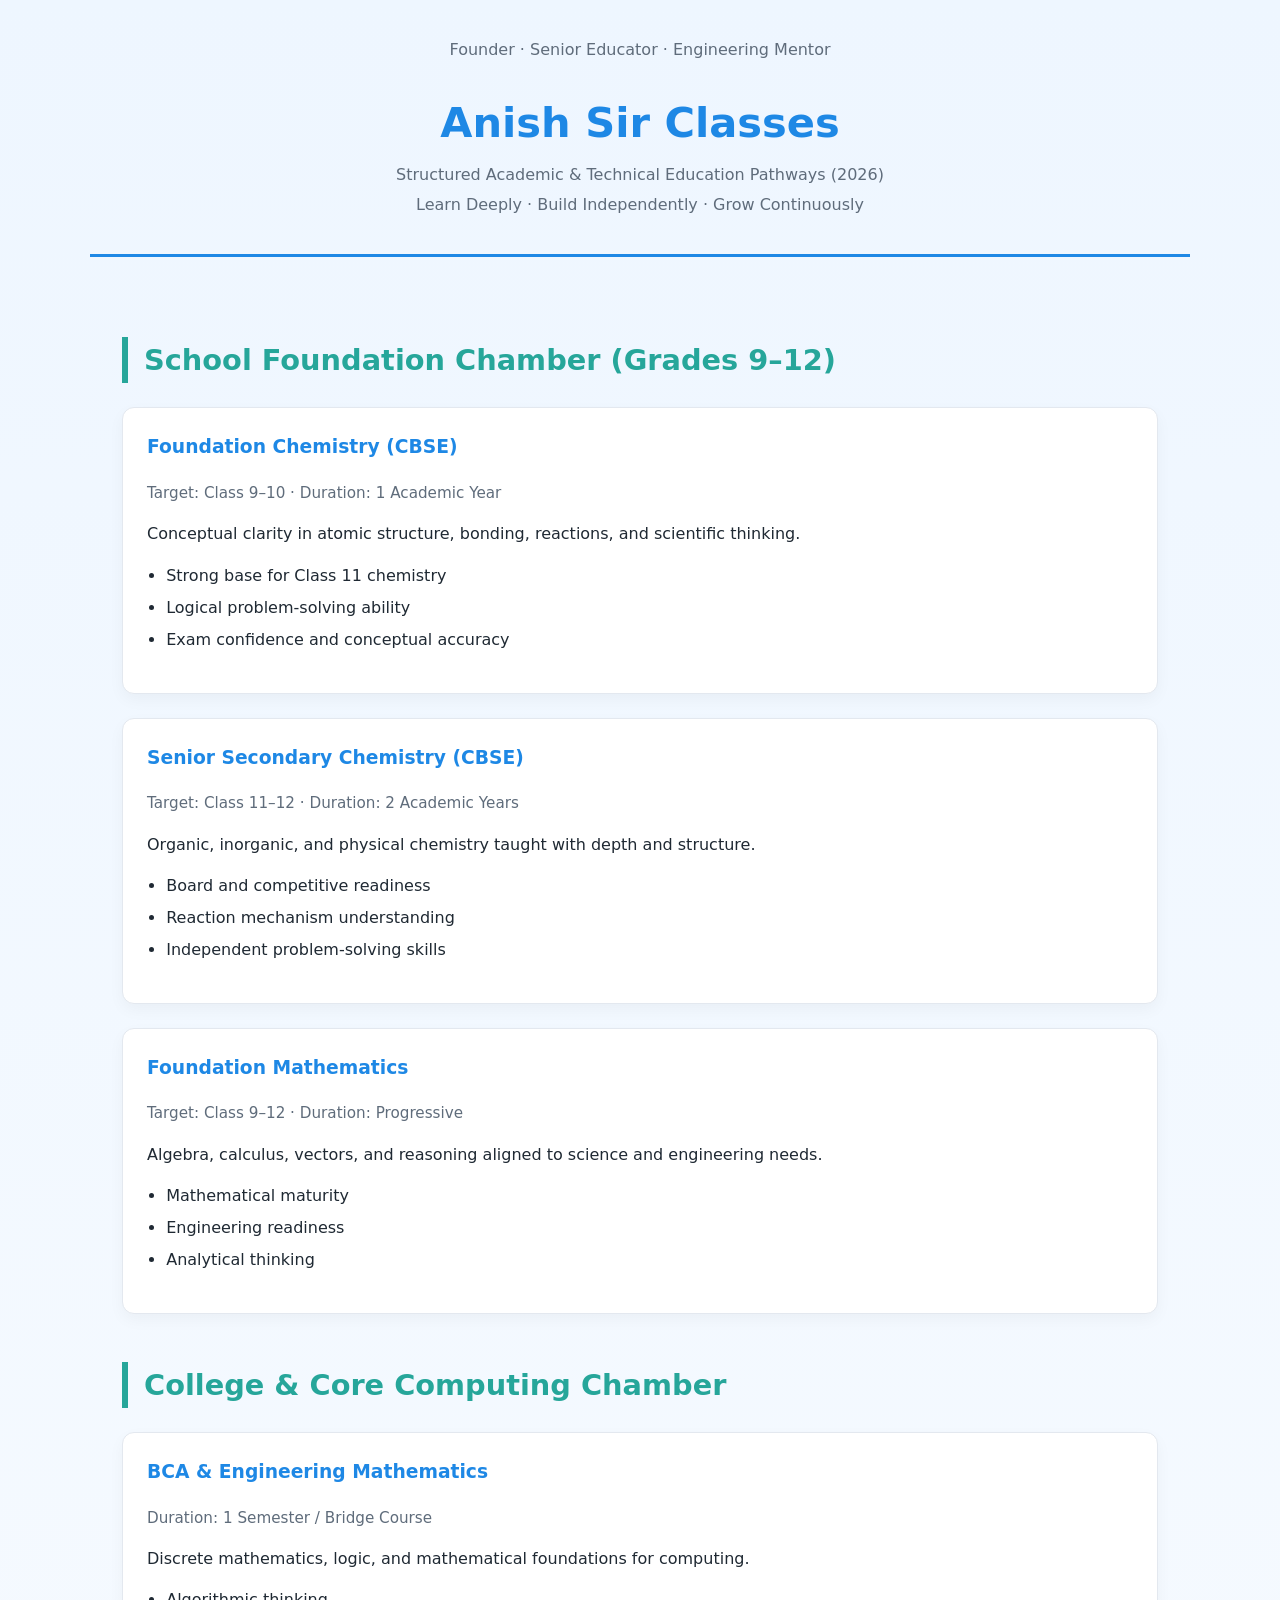
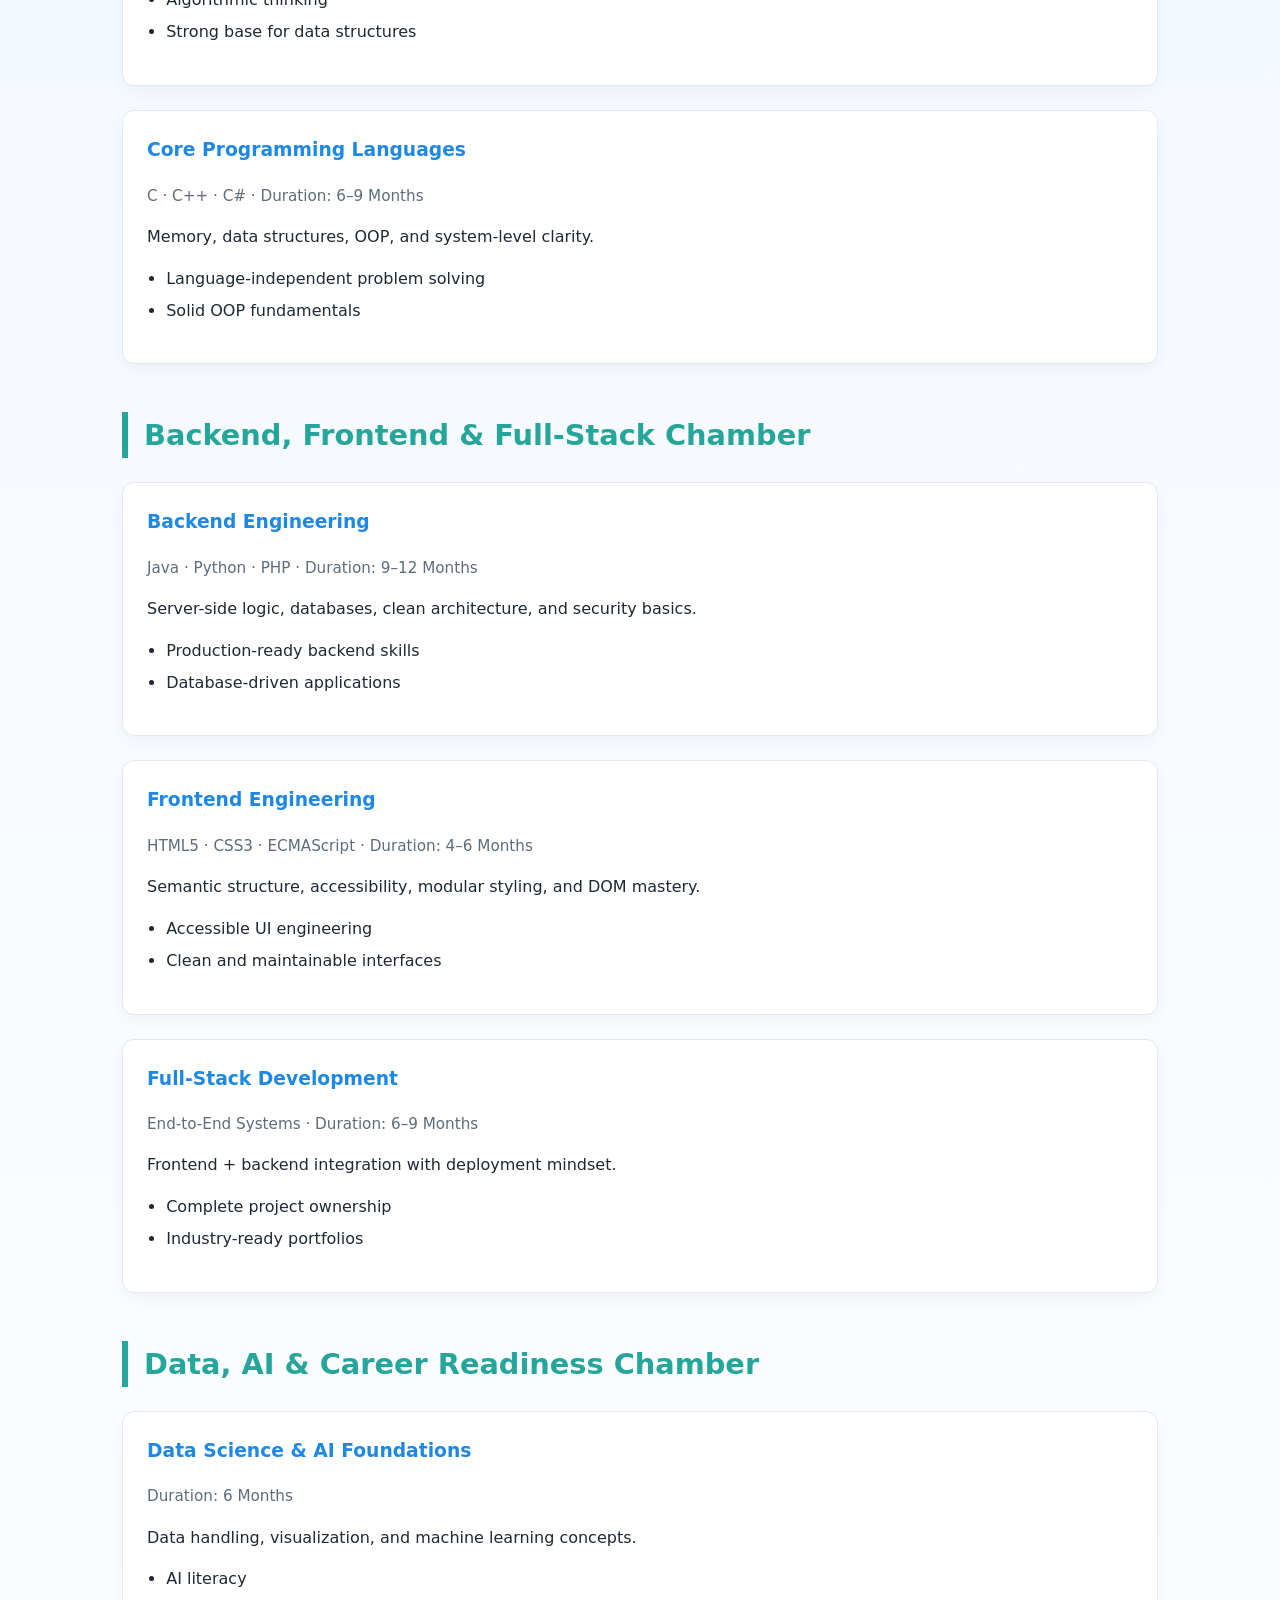
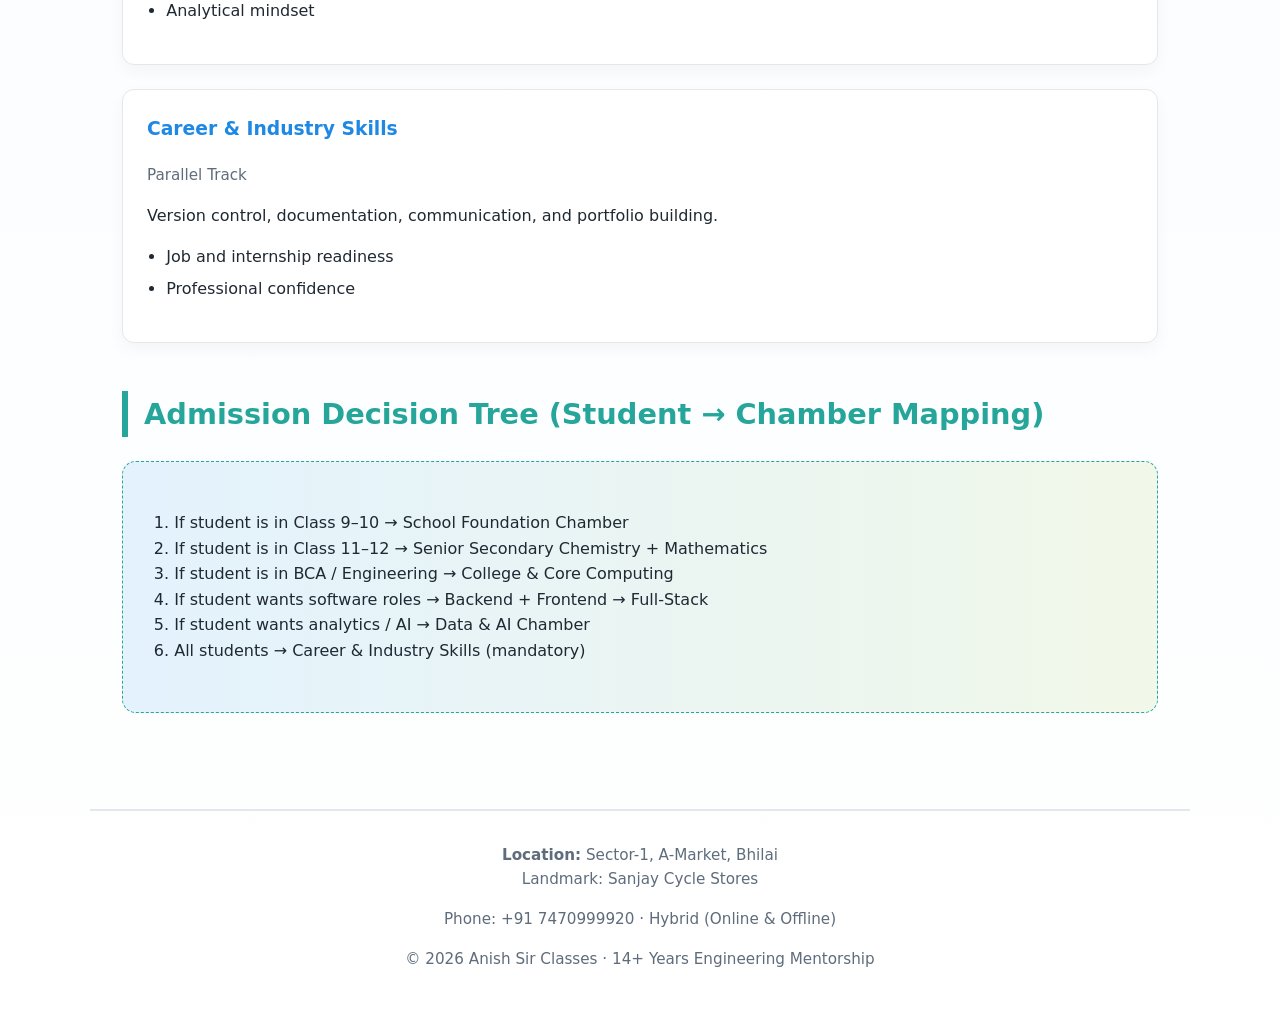
<file: index.html>
<!DOCTYPE html>
<html lang="en">

<head>
    <meta charset="UTF-8">
    <meta name="viewport" content="width=device-width, initial-scale=1">

    <!-- SECURITY: STATIC EDUCATIONAL SITE (2026) -->
    <meta http-equiv="Content-Security-Policy"
        content="default-src 'self'; style-src 'self' 'unsafe-inline'; object-src 'none'; frame-ancestors 'none'">
    <meta http-equiv="X-Content-Type-Options" content="nosniff">
    <meta name="referrer" content="strict-origin-when-cross-origin">

    <title>Anish Sir Classes | Structured Education Pathway</title>

    <style>
        :root {
            --bg-main: #f7fbff;
            --bg-card: #ffffff;
            --primary: #1e88e5;
            --secondary: #26a69a;
            --accent: #ffca28;
            --text-main: #1f2933;
            --text-soft: #5f6c7b;
            --border-soft: #e3e8ef;
        }

        * {
            box-sizing: border-box;
        }

        body {
            margin: 0;
            font-family: system-ui, -apple-system, Segoe UI, Roboto, Ubuntu, sans-serif;
            background: linear-gradient(to bottom, #eef6ff, #ffffff);
            color: var(--text-main);
            line-height: 1.6;
        }

        header,
        main,
        footer {
            max-width: 1100px;
            margin: auto;
            padding: 2rem;
        }

        header {
            text-align: center;
            border-bottom: 3px solid var(--primary);
        }

        header h1 {
            margin-bottom: 0.3rem;
            font-size: 2.6rem;
            color: var(--primary);
        }

        header p {
            margin: 0.3rem 0;
            color: var(--text-soft);
        }

        section {
            margin-top: 3rem;
        }

        section>h2 {
            border-left: 6px solid var(--secondary);
            padding-left: 1rem;
            font-size: 1.8rem;
            color: var(--secondary);
            margin-bottom: 1.5rem;
        }

        article {
            background: var(--bg-card);
            border: 1px solid var(--border-soft);
            border-radius: 12px;
            padding: 1.5rem;
            margin-bottom: 1.5rem;
            box-shadow: 0 6px 16px rgba(0, 0, 0, 0.04);
            transition: transform 0.3s ease;
        }

        article:hover {
            transform: translateY(-4px);
        }

        article h3 {
            margin-top: 0;
            color: var(--primary);
        }

        .meta {
            font-size: 0.95rem;
            color: var(--text-soft);
            margin-bottom: 0.8rem;
        }

        .outcomes {
            margin-top: 0.8rem;
            padding-left: 1.2rem;
        }

        .outcomes li {
            margin-bottom: 0.4rem;
        }

        .decision-tree {
            background: linear-gradient(to right, #e3f2fd, #f1f8e9);
            border-radius: 14px;
            padding: 2rem;
            border: 1px dashed var(--secondary);
        }

        .decision-tree ol {
            padding-left: 1.2rem;
        }

        footer {
            border-top: 2px solid var(--border-soft);
            margin-top: 4rem;
            text-align: center;
            font-size: 0.95rem;
            color: var(--text-soft);
        }

        footer address {
            font-style: normal;
            margin-bottom: 1rem;
        }

        @media print {
            body {
                background: white;
            }

            article {
                box-shadow: none;
                break-inside: avoid;
            }

            header,
            footer {
                border: none;
            }
        }

        @media (prefers-reduced-motion: reduce) {
            article {
                transition: none;
            }
        }
    </style>
</head>

<body>

    <header>
        <p>Founder · Senior Educator · Engineering Mentor</p>
        <h1>Anish Sir Classes</h1>
        <p>Structured Academic & Technical Education Pathways (2026)</p>
        <p>Learn Deeply · Build Independently · Grow Continuously</p>
    </header>

    <main>

        <!-- SCHOOL CHAMBER -->
        <section>
            <h2>School Foundation Chamber (Grades 9–12)</h2>

            <article>
                <h3>Foundation Chemistry (CBSE)</h3>
                <p class="meta">Target: Class 9–10 · Duration: 1 Academic Year</p>
                <p>Conceptual clarity in atomic structure, bonding, reactions, and scientific thinking.</p>
                <ul class="outcomes">
                    <li>Strong base for Class 11 chemistry</li>
                    <li>Logical problem-solving ability</li>
                    <li>Exam confidence and conceptual accuracy</li>
                </ul>
            </article>

            <article>
                <h3>Senior Secondary Chemistry (CBSE)</h3>
                <p class="meta">Target: Class 11–12 · Duration: 2 Academic Years</p>
                <p>Organic, inorganic, and physical chemistry taught with depth and structure.</p>
                <ul class="outcomes">
                    <li>Board and competitive readiness</li>
                    <li>Reaction mechanism understanding</li>
                    <li>Independent problem-solving skills</li>
                </ul>
            </article>

            <article>
                <h3>Foundation Mathematics</h3>
                <p class="meta">Target: Class 9–12 · Duration: Progressive</p>
                <p>Algebra, calculus, vectors, and reasoning aligned to science and engineering needs.</p>
                <ul class="outcomes">
                    <li>Mathematical maturity</li>
                    <li>Engineering readiness</li>
                    <li>Analytical thinking</li>
                </ul>
            </article>
        </section>

        <!-- COLLEGE CHAMBER -->
        <section>
            <h2>College & Core Computing Chamber</h2>

            <article>
                <h3>BCA & Engineering Mathematics</h3>
                <p class="meta">Duration: 1 Semester / Bridge Course</p>
                <p>Discrete mathematics, logic, and mathematical foundations for computing.</p>
                <ul class="outcomes">
                    <li>Algorithmic thinking</li>
                    <li>Strong base for data structures</li>
                </ul>
            </article>

            <article>
                <h3>Core Programming Languages</h3>
                <p class="meta">C · C++ · C# · Duration: 6–9 Months</p>
                <p>Memory, data structures, OOP, and system-level clarity.</p>
                <ul class="outcomes">
                    <li>Language-independent problem solving</li>
                    <li>Solid OOP fundamentals</li>
                </ul>
            </article>
        </section>

        <!-- SOFTWARE CHAMBER -->
        <section>
            <h2>Backend, Frontend & Full-Stack Chamber</h2>

            <article>
                <h3>Backend Engineering</h3>
                <p class="meta">Java · Python · PHP · Duration: 9–12 Months</p>
                <p>Server-side logic, databases, clean architecture, and security basics.</p>
                <ul class="outcomes">
                    <li>Production-ready backend skills</li>
                    <li>Database-driven applications</li>
                </ul>
            </article>

            <article>
                <h3>Frontend Engineering</h3>
                <p class="meta">HTML5 · CSS3 · ECMAScript · Duration: 4–6 Months</p>
                <p>Semantic structure, accessibility, modular styling, and DOM mastery.</p>
                <ul class="outcomes">
                    <li>Accessible UI engineering</li>
                    <li>Clean and maintainable interfaces</li>
                </ul>
            </article>

            <article>
                <h3>Full-Stack Development</h3>
                <p class="meta">End-to-End Systems · Duration: 6–9 Months</p>
                <p>Frontend + backend integration with deployment mindset.</p>
                <ul class="outcomes">
                    <li>Complete project ownership</li>
                    <li>Industry-ready portfolios</li>
                </ul>
            </article>
        </section>

        <!-- CAREER CHAMBER -->
        <section>
            <h2>Data, AI & Career Readiness Chamber</h2>

            <article>
                <h3>Data Science & AI Foundations</h3>
                <p class="meta">Duration: 6 Months</p>
                <p>Data handling, visualization, and machine learning concepts.</p>
                <ul class="outcomes">
                    <li>AI literacy</li>
                    <li>Analytical mindset</li>
                </ul>
            </article>

            <article>
                <h3>Career & Industry Skills</h3>
                <p class="meta">Parallel Track</p>
                <p>Version control, documentation, communication, and portfolio building.</p>
                <ul class="outcomes">
                    <li>Job and internship readiness</li>
                    <li>Professional confidence</li>
                </ul>
            </article>
        </section>

        <!-- ADMISSION DECISION TREE -->
        <section>
            <h2>Admission Decision Tree (Student → Chamber Mapping)</h2>

            <div class="decision-tree">
                <ol>
                    <li>If student is in Class 9–10 → School Foundation Chamber</li>
                    <li>If student is in Class 11–12 → Senior Secondary Chemistry + Mathematics</li>
                    <li>If student is in BCA / Engineering → College & Core Computing</li>
                    <li>If student wants software roles → Backend + Frontend → Full-Stack</li>
                    <li>If student wants analytics / AI → Data & AI Chamber</li>
                    <li>All students → Career & Industry Skills (mandatory)</li>
                </ol>
            </div>
        </section>

    </main>

    <footer>
        <address>
            <strong>Location:</strong> Sector-1, A-Market, Bhilai<br>
            Landmark: Sanjay Cycle Stores
        </address>

        <p>Phone: +91 7470999920 · Hybrid (Online & Offline)</p>
        <p>© 2026 Anish Sir Classes · 14+ Years Engineering Mentorship</p>
    </footer>

</body>

</html>
</file>
